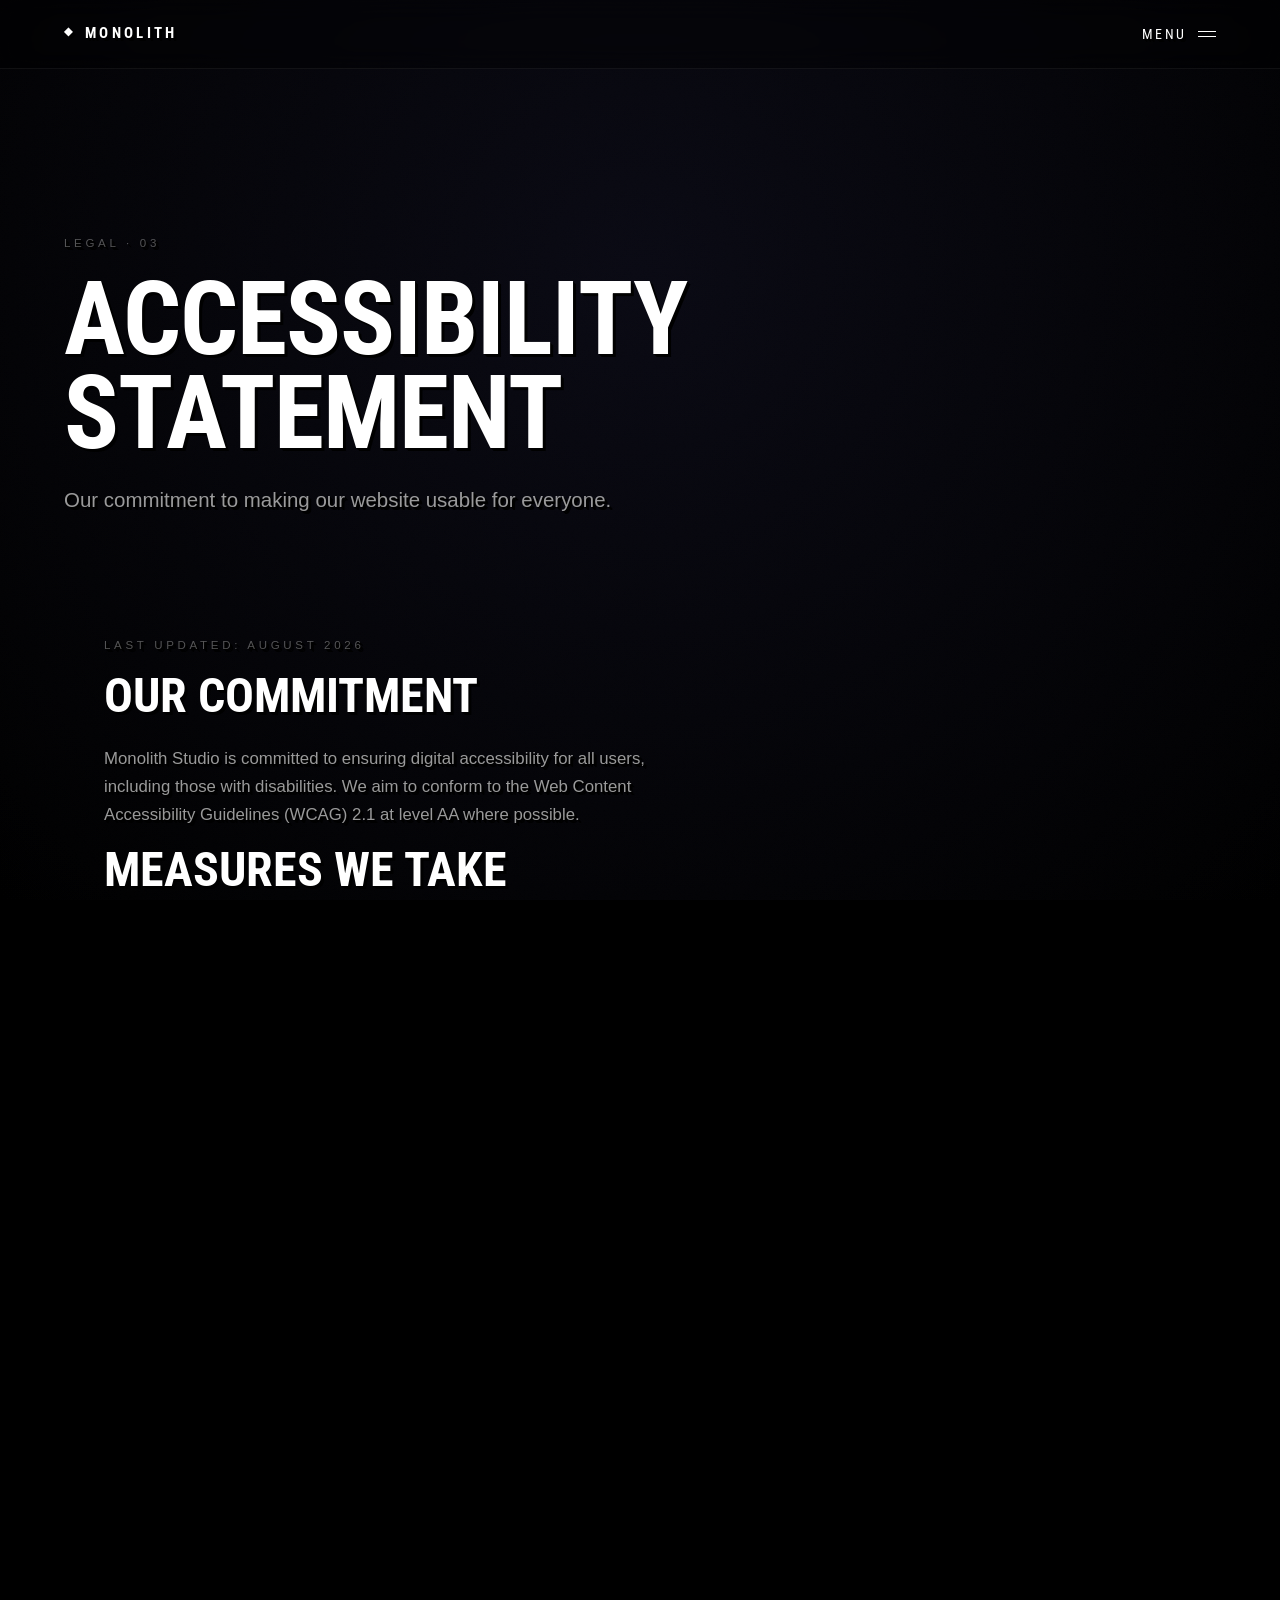
<file: accessibility.html>
<!DOCTYPE html>
<html lang="en">
<head>
<meta charset="UTF-8" />
<meta name="viewport" content="width=device-width, initial-scale=1.0" />
<link rel="icon" type="image/svg+xml" href="favicon.svg" />
<title>Accessibility — MONOLITH</title>
<link rel="preconnect" href="https://fonts.googleapis.com">
<link rel="preconnect" href="https://fonts.gstatic.com" crossorigin>
<link href="https://fonts.googleapis.com/css2?family=Roboto+Condensed:wght@400;700&display=swap" rel="stylesheet">
<link rel="stylesheet" href="styles.css?v=114" />
</head>
<body class="subpage">

<div class="subpage-bg"></div>
<div class="grain" aria-hidden="true"></div>

<header class="nav">
  <a href="index.html" class="logo">
    <span class="logo-mark">◆</span>
    <span>MONOLITH</span>
  </a>
  <button class="menu-btn" id="menuBtn" aria-label="Open menu">
    <span>Menu</span>
    <span class="menu-bars"><i></i><i></i></span>
  </button>
</header>

<div class="menu-overlay" id="menuOverlay" aria-hidden="true">
  <nav class="menu-nav">
    <a href="index.html#hero">Home</a>
    <a href="index.html#disciplines">What</a>
    <a href="index.html#work">Works</a>
    <a href="studio.html">Studio</a>
    <a href="index.html#process">How</a>
    <a href="index.html#contact">Let's Build</a>
    <a href="index.html#form">Contact Us</a>
  </nav>
  <div class="menu-foot">
    <span>studio@monolith.creative</span>
    <span>© 2026 Monolith Studio</span>
  </div>
</div>

<main>
  <section class="subpage-hero">
    <p class="subpage-eyebrow sr">Legal · 03</p>
    <h1 class="subpage-title sr">Accessibility<br/>Statement</h1>
    <p class="subpage-subtitle sr">Our commitment to making our website usable for everyone.</p>
  </section>

  <section class="studio-section">
    <p class="section-eyebrow sr">Last updated: August 2026</p>

    <h2 class="sr">Our Commitment</h2>
    <p class="sr">Monolith Studio is committed to ensuring digital accessibility for all users, including those with disabilities. We aim to conform to the Web Content Accessibility Guidelines (WCAG) 2.1 at level AA where possible.</p>

    <h2 class="sr">Measures We Take</h2>
    <p class="sr">To improve accessibility, we:</p>
    <p class="sr">— Use semantic HTML and proper heading structures throughout the site.</p>
    <p class="sr">— Provide text alternatives and aria labels for interactive elements.</p>
    <p class="sr">— Ensure sufficient colour contrast between text and background.</p>
    <p class="sr">— Support keyboard navigation for all interactive components.</p>
    <p class="sr">— Respect <code>prefers-reduced-motion</code> to minimise animations for users who prefer reduced motion.</p>
    <p class="sr">— Design responsive layouts that adapt to different screen sizes and devices.</p>

    <h2 class="sr">Known Limitations</h2>
    <p class="sr">Our website features a 3D particle animation powered by Three.js. While we provide fallbacks and reduced-motion support, some interactive 3D content may not be fully accessible to all users. If you experience difficulty, please contact us.</p>

    <h2 class="sr">Compatibility</h2>
    <p class="sr">The website is designed to work with modern browsers including Chrome, Firefox, Safari, and Edge on desktop and mobile devices.</p>

    <h2 class="sr">Feedback</h2>
    <p class="sr">If you encounter an accessibility issue or have suggestions for improvement, please email us at studio@monolith.creative. We take all feedback seriously and will make reasonable efforts to address issues promptly.</p>
  </section>
</main>

<footer class="footer">
  <span>© 2026 Monolith Studio</span>
  <span class="footer-legal">
    <a href="privacy.html">Privacy</a>
    <a href="cookies.html">Cookies</a>
    <a href="accessibility.html">Accessibility</a>
    <a href="terms.html">T&amp;Cs</a>
  </span>
</footer>

<button class="return-top" id="returnTop" aria-label="Return to top">↑</button>
<script>
(function() {
  var btn = document.getElementById('returnTop');
  window.addEventListener('scroll', function() {
    if (window.scrollY > 400) btn.classList.add('visible');
    else btn.classList.remove('visible');
  });
  btn.addEventListener('click', function() {
    window.scrollTo({ top: 0, behavior: 'smooth' });
  });
})();
</script>
<script>
var menuBtn = document.getElementById('menuBtn');
var menuOverlay = document.getElementById('menuOverlay');
menuBtn.addEventListener('click', function() {
  menuBtn.classList.toggle('open');
  menuOverlay.classList.toggle('open');
  menuOverlay.setAttribute('aria-hidden', !menuOverlay.classList.contains('open'));
});
</script>
<script>
const io = new IntersectionObserver((entries) => {
  entries.forEach(e => { if (e.isIntersecting) { e.target.classList.add("in"); io.unobserve(e.target); } });
}, { threshold: 0.12 });
document.querySelectorAll(".sr").forEach(el => io.observe(el));
</script>
</body>
</html>
</file>
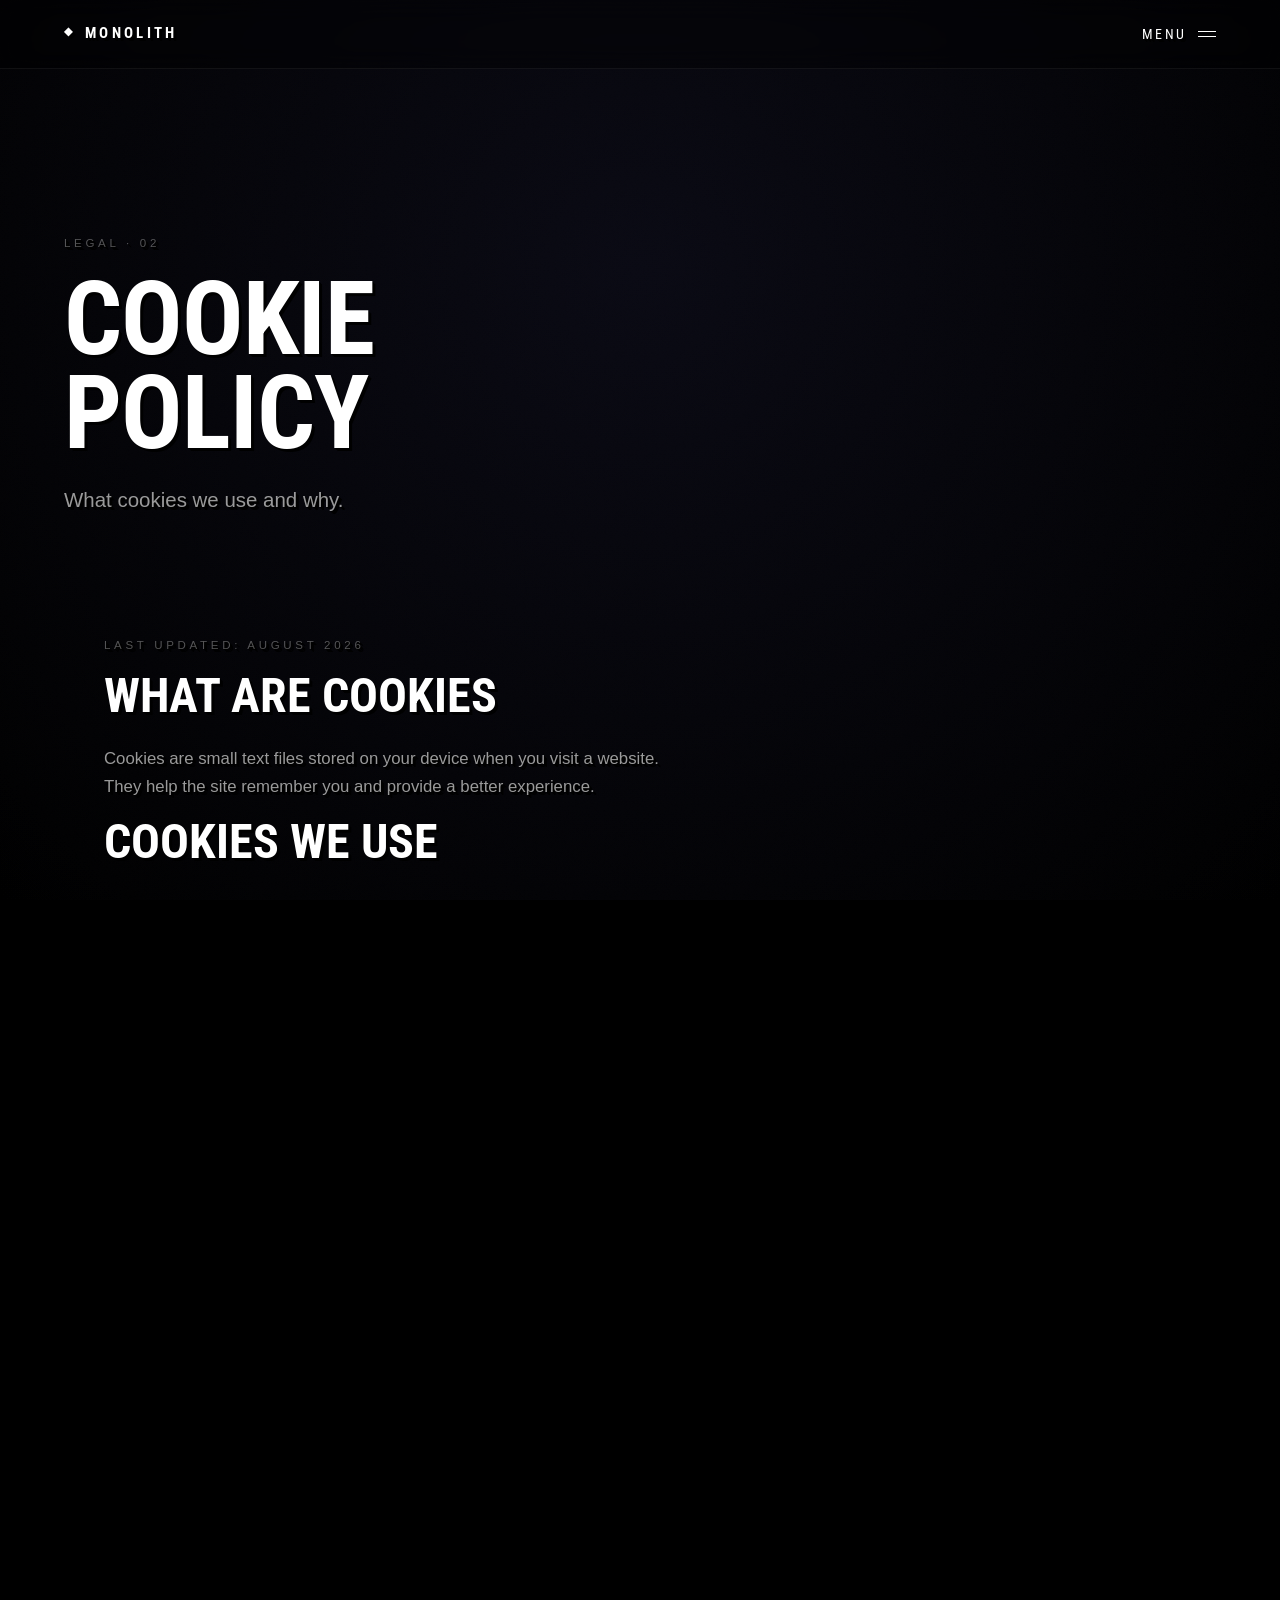
<file: cookies.html>
<!DOCTYPE html>
<html lang="en">
<head>
<meta charset="UTF-8" />
<meta name="viewport" content="width=device-width, initial-scale=1.0" />
<link rel="icon" type="image/svg+xml" href="favicon.svg" />
<title>Cookies — MONOLITH</title>
<link rel="preconnect" href="https://fonts.googleapis.com">
<link rel="preconnect" href="https://fonts.gstatic.com" crossorigin>
<link href="https://fonts.googleapis.com/css2?family=Roboto+Condensed:wght@400;700&display=swap" rel="stylesheet">
<link rel="stylesheet" href="styles.css?v=114" />
</head>
<body class="subpage">

<div class="subpage-bg"></div>
<div class="grain" aria-hidden="true"></div>

<header class="nav">
  <a href="index.html" class="logo">
    <span class="logo-mark">◆</span>
    <span>MONOLITH</span>
  </a>
  <button class="menu-btn" id="menuBtn" aria-label="Open menu">
    <span>Menu</span>
    <span class="menu-bars"><i></i><i></i></span>
  </button>
</header>

<div class="menu-overlay" id="menuOverlay" aria-hidden="true">
  <nav class="menu-nav">
    <a href="index.html#hero">Home</a>
    <a href="index.html#disciplines">What</a>
    <a href="index.html#work">Works</a>
    <a href="studio.html">Studio</a>
    <a href="index.html#process">How</a>
    <a href="index.html#contact">Let's Build</a>
    <a href="index.html#form">Contact Us</a>
  </nav>
  <div class="menu-foot">
    <span>studio@monolith.creative</span>
    <span>© 2026 Monolith Studio</span>
  </div>
</div>

<main>
  <section class="subpage-hero">
    <p class="subpage-eyebrow sr">Legal · 02</p>
    <h1 class="subpage-title sr">Cookie<br/>Policy</h1>
    <p class="subpage-subtitle sr">What cookies we use and why.</p>
  </section>

  <section class="studio-section">
    <p class="section-eyebrow sr">Last updated: August 2026</p>

    <h2 class="sr">What Are Cookies</h2>
    <p class="sr">Cookies are small text files stored on your device when you visit a website. They help the site remember you and provide a better experience.</p>

    <h2 class="sr">Cookies We Use</h2>
    <p class="sr">Our website uses the following types of cookies:</p>
    <p class="sr">— <strong>Essential cookies:</strong> Required for the website to function correctly. These cannot be disabled.</p>
    <p class="sr">— <strong>Analytics cookies:</strong> Help us understand how visitors interact with our site so we can improve it. These are anonymous and aggregate.</p>
    <p class="sr">— <strong>Preference cookies:</strong> Remember your settings and preferences for a more personalised experience.</p>

    <h2 class="sr">Third-Party Cookies</h2>
    <p class="sr">Some third-party services we use (e.g. Google Fonts, analytics providers) may set their own cookies. These are governed by the respective providers' privacy policies.</p>

    <h2 class="sr">Managing Cookies</h2>
    <p class="sr">You can control and delete cookies through your browser settings. Most browsers allow you to refuse cookies or alert you when cookies are being sent. See your browser's help documentation for details.</p>
    <p class="sr">Note that disabling cookies may affect the functionality of our website.</p>

    <h2 class="sr">Contact</h2>
    <p class="sr">For questions about our use of cookies, contact us at studio@monolith.creative.</p>
  </section>
</main>

<footer class="footer">
  <span>© 2026 Monolith Studio</span>
  <span class="footer-legal">
    <a href="privacy.html">Privacy</a>
    <a href="cookies.html">Cookies</a>
    <a href="accessibility.html">Accessibility</a>
    <a href="terms.html">T&amp;Cs</a>
  </span>
</footer>

<button class="return-top" id="returnTop" aria-label="Return to top">↑</button>
<script>
(function() {
  var btn = document.getElementById('returnTop');
  window.addEventListener('scroll', function() {
    if (window.scrollY > 400) btn.classList.add('visible');
    else btn.classList.remove('visible');
  });
  btn.addEventListener('click', function() {
    window.scrollTo({ top: 0, behavior: 'smooth' });
  });
})();
</script>
<script>
var menuBtn = document.getElementById('menuBtn');
var menuOverlay = document.getElementById('menuOverlay');
menuBtn.addEventListener('click', function() {
  menuBtn.classList.toggle('open');
  menuOverlay.classList.toggle('open');
  menuOverlay.setAttribute('aria-hidden', !menuOverlay.classList.contains('open'));
});
</script>
<script>
const io = new IntersectionObserver((entries) => {
  entries.forEach(e => { if (e.isIntersecting) { e.target.classList.add("in"); io.unobserve(e.target); } });
}, { threshold: 0.12 });
document.querySelectorAll(".sr").forEach(el => io.observe(el));
</script>
</body>
</html>
</file>
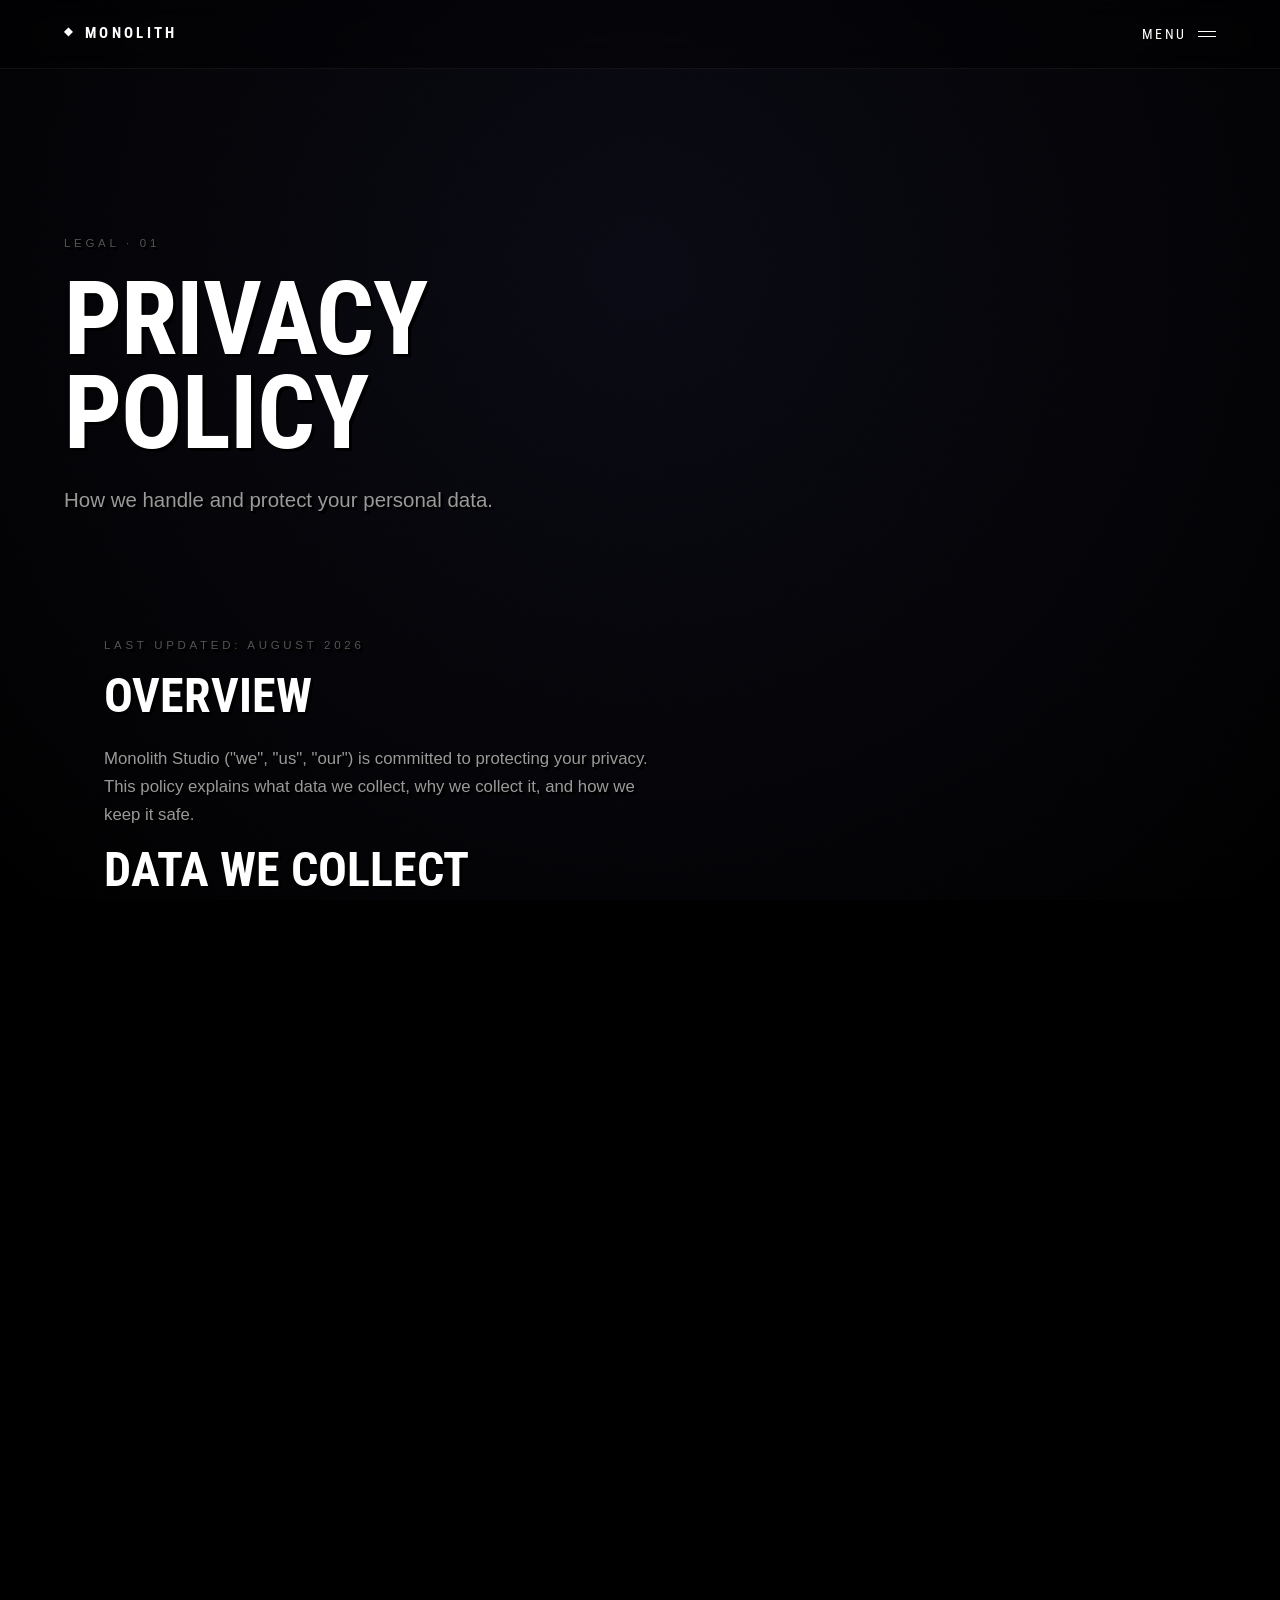
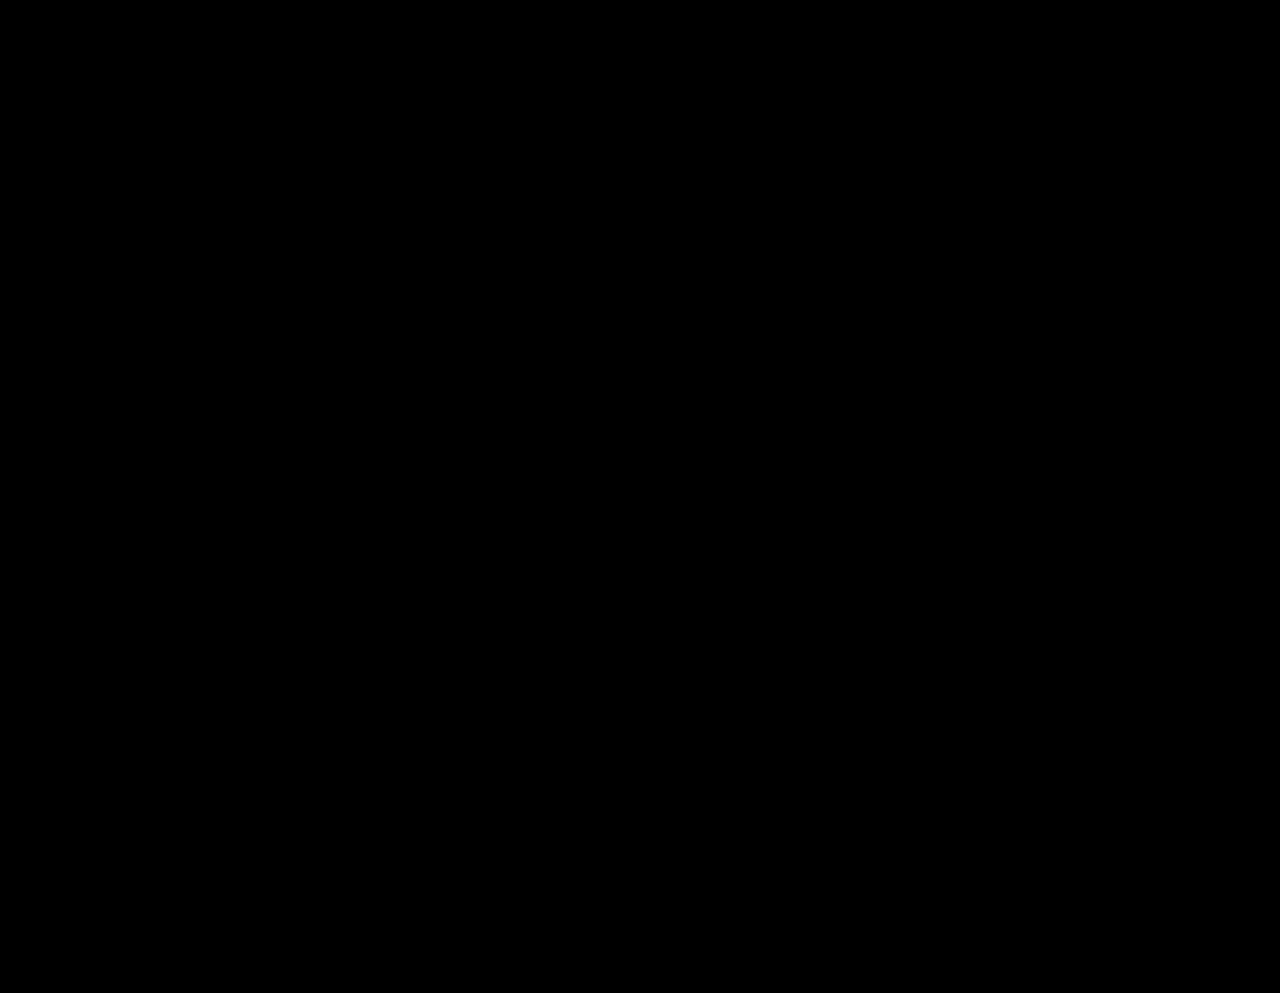
<file: privacy.html>
<!DOCTYPE html>
<html lang="en">
<head>
<meta charset="UTF-8" />
<meta name="viewport" content="width=device-width, initial-scale=1.0" />
<link rel="icon" type="image/svg+xml" href="favicon.svg" />
<title>Privacy — MONOLITH</title>
<link rel="preconnect" href="https://fonts.googleapis.com">
<link rel="preconnect" href="https://fonts.gstatic.com" crossorigin>
<link href="https://fonts.googleapis.com/css2?family=Roboto+Condensed:wght@400;700&display=swap" rel="stylesheet">
<link rel="stylesheet" href="styles.css?v=114" />
</head>
<body class="subpage">

<div class="subpage-bg"></div>
<div class="grain" aria-hidden="true"></div>

<header class="nav">
  <a href="index.html" class="logo">
    <span class="logo-mark">◆</span>
    <span>MONOLITH</span>
  </a>
  <button class="menu-btn" id="menuBtn" aria-label="Open menu">
    <span>Menu</span>
    <span class="menu-bars"><i></i><i></i></span>
  </button>
</header>

<div class="menu-overlay" id="menuOverlay" aria-hidden="true">
  <nav class="menu-nav">
    <a href="index.html#hero">Home</a>
    <a href="index.html#disciplines">What</a>
    <a href="index.html#work">Works</a>
    <a href="studio.html">Studio</a>
    <a href="index.html#process">How</a>
    <a href="index.html#contact">Let's Build</a>
    <a href="index.html#form">Contact Us</a>
  </nav>
  <div class="menu-foot">
    <span>studio@monolith.creative</span>
    <span>© 2026 Monolith Studio</span>
  </div>
</div>

<main>
  <section class="subpage-hero">
    <p class="subpage-eyebrow sr">Legal · 01</p>
    <h1 class="subpage-title sr">Privacy<br/>Policy</h1>
    <p class="subpage-subtitle sr">How we handle and protect your personal data.</p>
  </section>

  <section class="studio-section">
    <p class="section-eyebrow sr">Last updated: August 2026</p>
    <h2 class="sr">Overview</h2>
    <p class="sr">Monolith Studio ("we", "us", "our") is committed to protecting your privacy. This policy explains what data we collect, why we collect it, and how we keep it safe.</p>

    <h2 class="sr">Data We Collect</h2>
    <p class="sr">We may collect the following types of personal data:</p>
    <p class="sr">— <strong>Contact information:</strong> Name and email address when you submit our contact form.</p>
    <p class="sr">— <strong>Usage data:</strong> Anonymous analytics about how you interact with our website, including page views and session duration.</p>
    <p class="sr">— <strong>Technical data:</strong> IP address, browser type, and device information collected automatically when you visit our site.</p>

    <h2 class="sr">How We Use Your Data</h2>
    <p class="sr">We use your data to:</p>
    <p class="sr">— Respond to enquiries and project requests submitted via our contact form.</p>
    <p class="sr">— Improve our website performance and user experience through anonymous analytics.</p>
    <p class="sr">— Comply with legal obligations where applicable.</p>
    <p class="sr">We do not sell, rent, or share your personal data with third parties for marketing purposes.</p>

    <h2 class="sr">Data Storage & Security</h2>
    <p class="sr">Your data is stored securely and access is restricted to authorised personnel only. We retain personal data for as long as necessary to fulfil the purposes outlined above or as required by law.</p>

    <h2 class="sr">Your Rights</h2>
    <p class="sr">Under the GDPR and UK Data Protection Act 2018, you have the right to:</p>
    <p class="sr">— Access the personal data we hold about you.</p>
    <p class="sr">— Request correction or deletion of your data.</p>
    <p class="sr">— Object to or restrict certain processing of your data.</p>
    <p class="sr">— Withdraw consent at any time.</p>
    <p class="sr">To exercise these rights, contact us at studio@monolith.creative.</p>

    <h2 class="sr">Third-Party Services</h2>
    <p class="sr">Our website may use third-party services (e.g. analytics, fonts) that collect anonymous data. These services have their own privacy policies governing how they use that data.</p>

    <h2 class="sr">Contact</h2>
    <p class="sr">If you have questions about this policy or how we handle your data, email us at studio@monolith.creative.</p>
  </section>
</main>

<footer class="footer">
  <span>© 2026 Monolith Studio</span>
  <span class="footer-legal">
    <a href="privacy.html">Privacy</a>
    <a href="cookies.html">Cookies</a>
    <a href="accessibility.html">Accessibility</a>
    <a href="terms.html">T&amp;Cs</a>
  </span>
</footer>

<button class="return-top" id="returnTop" aria-label="Return to top">↑</button>
<script>
(function() {
  var btn = document.getElementById('returnTop');
  window.addEventListener('scroll', function() {
    if (window.scrollY > 400) btn.classList.add('visible');
    else btn.classList.remove('visible');
  });
  btn.addEventListener('click', function() {
    window.scrollTo({ top: 0, behavior: 'smooth' });
  });
})();
</script>
<script>
var menuBtn = document.getElementById('menuBtn');
var menuOverlay = document.getElementById('menuOverlay');
menuBtn.addEventListener('click', function() {
  menuBtn.classList.toggle('open');
  menuOverlay.classList.toggle('open');
  menuOverlay.setAttribute('aria-hidden', !menuOverlay.classList.contains('open'));
});
</script>
<script>
const io = new IntersectionObserver((entries) => {
  entries.forEach(e => { if (e.isIntersecting) { e.target.classList.add("in"); io.unobserve(e.target); } });
}, { threshold: 0.12 });
document.querySelectorAll(".sr").forEach(el => io.observe(el));
</script>
</body>
</html>
</file>
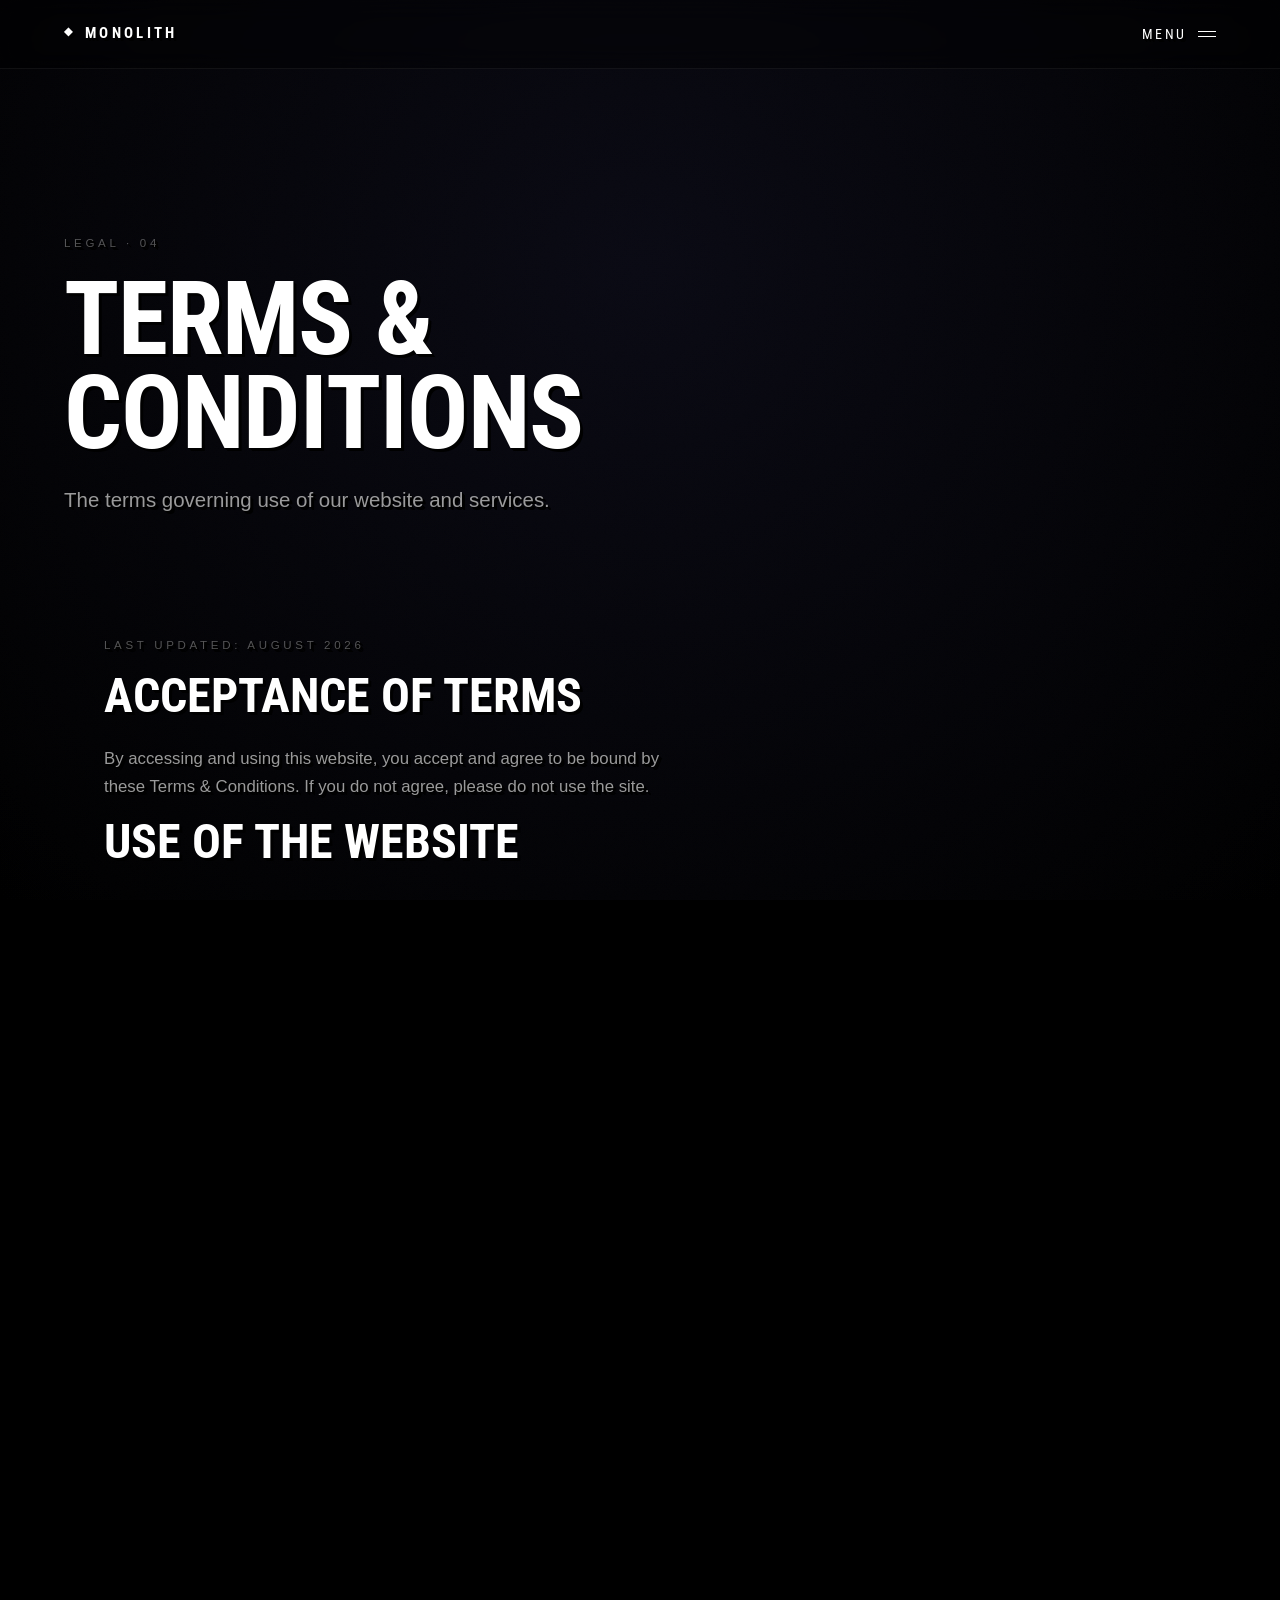
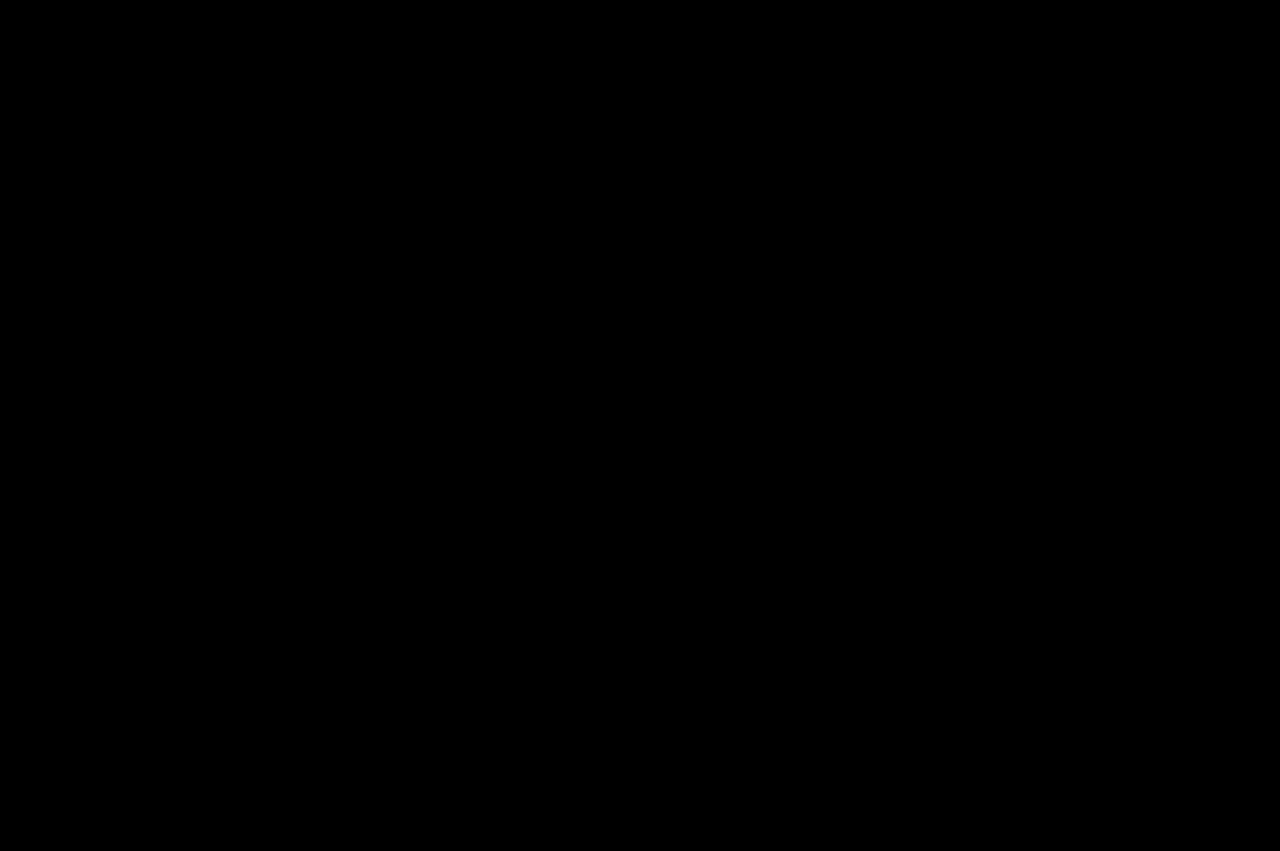
<file: terms.html>
<!DOCTYPE html>
<html lang="en">
<head>
<meta charset="UTF-8" />
<meta name="viewport" content="width=device-width, initial-scale=1.0" />
<link rel="icon" type="image/svg+xml" href="favicon.svg" />
<title>Terms &amp; Conditions — MONOLITH</title>
<link rel="preconnect" href="https://fonts.googleapis.com">
<link rel="preconnect" href="https://fonts.gstatic.com" crossorigin>
<link href="https://fonts.googleapis.com/css2?family=Roboto+Condensed:wght@400;700&display=swap" rel="stylesheet">
<link rel="stylesheet" href="styles.css?v=114" />
</head>
<body class="subpage">

<div class="subpage-bg"></div>
<div class="grain" aria-hidden="true"></div>

<header class="nav">
  <a href="index.html" class="logo">
    <span class="logo-mark">◆</span>
    <span>MONOLITH</span>
  </a>
  <button class="menu-btn" id="menuBtn" aria-label="Open menu">
    <span>Menu</span>
    <span class="menu-bars"><i></i><i></i></span>
  </button>
</header>

<div class="menu-overlay" id="menuOverlay" aria-hidden="true">
  <nav class="menu-nav">
    <a href="index.html#hero">Home</a>
    <a href="index.html#disciplines">What</a>
    <a href="index.html#work">Works</a>
    <a href="studio.html">Studio</a>
    <a href="index.html#process">How</a>
    <a href="index.html#contact">Let's Build</a>
    <a href="index.html#form">Contact Us</a>
  </nav>
  <div class="menu-foot">
    <span>studio@monolith.creative</span>
    <span>© 2026 Monolith Studio</span>
  </div>
</div>

<main>
  <section class="subpage-hero">
    <p class="subpage-eyebrow sr">Legal · 04</p>
    <h1 class="subpage-title sr">Terms &amp;<br/>Conditions</h1>
    <p class="subpage-subtitle sr">The terms governing use of our website and services.</p>
  </section>

  <section class="studio-section">
    <p class="section-eyebrow sr">Last updated: August 2026</p>

    <h2 class="sr">Acceptance of Terms</h2>
    <p class="sr">By accessing and using this website, you accept and agree to be bound by these Terms &amp; Conditions. If you do not agree, please do not use the site.</p>

    <h2 class="sr">Use of the Website</h2>
    <p class="sr">You agree to use this website for lawful purposes only. You must not:</p>
    <p class="sr">— Use the site in any way that breaches applicable laws or regulations.</p>
    <p class="sr">— Attempt to gain unauthorised access to any part of the site or its systems.</p>
    <p class="sr">— Introduce viruses, malware, or other harmful code.</p>
    <p class="sr">— Scrape, copy, or republish content without prior written consent.</p>

    <h2 class="sr">Intellectual Property</h2>
    <p class="sr">All content on this website — including text, graphics, logos, 3D animations, and code — is the property of Monolith Studio unless otherwise stated. You may not reproduce, distribute, or exploit any content without our written permission.</p>

    <h2 class="sr">Services</h2>
    <p class="sr">Any services provided by Monolith Studio are subject to separate agreements. These terms govern use of this website only.</p>

    <h2 class="sr">Third-Party Links</h2>
    <p class="sr">Our website may contain links to third-party websites. We are not responsible for the content or practices of those sites.</p>

    <h2 class="sr">Disclaimer</h2>
    <p class="sr">This website is provided "as is" without warranties of any kind. We do not guarantee uninterrupted or error-free access. Use of the site is at your own risk.</p>

    <h2 class="sr">Limitation of Liability</h2>
    <p class="sr">Monolith Studio shall not be liable for any indirect, incidental, or consequential damages arising from your use of this website.</p>

    <h2 class="sr">Changes to These Terms</h2>
    <p class="sr">We may update these terms from time to time. Continued use of the website after changes constitutes acceptance of the revised terms.</p>

    <h2 class="sr">Contact</h2>
    <p class="sr">For questions about these Terms &amp; Conditions, contact us at studio@monolith.creative.</p>
  </section>
</main>

<footer class="footer">
  <span>© 2026 Monolith Studio</span>
  <span class="footer-legal">
    <a href="privacy.html">Privacy</a>
    <a href="cookies.html">Cookies</a>
    <a href="accessibility.html">Accessibility</a>
    <a href="terms.html">T&amp;Cs</a>
  </span>
</footer>

<button class="return-top" id="returnTop" aria-label="Return to top">↑</button>
<script>
(function() {
  var btn = document.getElementById('returnTop');
  window.addEventListener('scroll', function() {
    if (window.scrollY > 400) btn.classList.add('visible');
    else btn.classList.remove('visible');
  });
  btn.addEventListener('click', function() {
    window.scrollTo({ top: 0, behavior: 'smooth' });
  });
})();
</script>
<script>
var menuBtn = document.getElementById('menuBtn');
var menuOverlay = document.getElementById('menuOverlay');
menuBtn.addEventListener('click', function() {
  menuBtn.classList.toggle('open');
  menuOverlay.classList.toggle('open');
  menuOverlay.setAttribute('aria-hidden', !menuOverlay.classList.contains('open'));
});
</script>
<script>
const io = new IntersectionObserver((entries) => {
  entries.forEach(e => { if (e.isIntersecting) { e.target.classList.add("in"); io.unobserve(e.target); } });
}, { threshold: 0.12 });
document.querySelectorAll(".sr").forEach(el => io.observe(el));
</script>
</body>
</html>
</file>
<file: styles.css>
/* ===== Reset ===== */
*, *::before, *::after { box-sizing: border-box; margin: 0; padding: 0; }

/* Embed mode — only show particles, hide everything else */
.embed-mode .nav,
.embed-mode .deck,
.embed-mode .scroll-hint,
.embed-mode .menu-overlay,
.embed-mode .footer,
.embed-mode .overlay,
.embed-mode .grain,
.embed-mode .progress-rail { display: none !important; }
.embed-mode #webgl { position: fixed; inset: 0; z-index: 0; }
.embed-mode body { overflow: hidden; }

/* Embed mode — only show particles, hide everything else */
.embed-mode .nav,
.embed-mode .deck,
.embed-mode .scroll-hint,
.embed-mode .menu-overlay,
.embed-mode .footer,
.embed-mode .overlay,
.embed-mode .grain,
.embed-mode .progress-rail { display: none !important; }
.embed-mode #webgl { position: fixed; inset: 0; z-index: 0; }
.embed-mode body { overflow: hidden; }

/* Global text shadow for readability over particles */
body, .nav, .menu-overlay, .footer, .subpage-hero, .work-grid,
.studio-section, .project-hero, .project-section, .project-nav,
.return-top, .home-btn, .menu-btn {
  text-shadow: 3px 3px 0 rgba(0,0,0,1), 2px 2px 0 rgba(0,0,0,1), 1px 1px 0 rgba(0,0,0,1);
}

:root {
  --bg: #000000;
  --ink: #ffffff;
  --ink-dim: rgba(255,255,255,0.6);
  --ink-faint: rgba(255,255,255,0.32);
  --line: rgba(255,255,255,0.12);
  --ease: cubic-bezier(0.76, 0, 0.24, 1);
  --ease-out: cubic-bezier(0.22, 1, 0.36, 1);
  --font-display: "Roboto Condensed", "Roboto Condensed Fallback", "Helvetica Neue", Helvetica, Arial, sans-serif;
  --font-body: "Helvetica Neue", Helvetica, Arial, sans-serif;
  --pad: clamp(1.25rem, 5vw, 5rem);
}

@font-face {
  font-family: "Roboto Condensed Fallback";
  src: local("Helvetica Neue") local("Arial");
  size-adjust: 92%;
  ascent-override: 95%;
  descent-override: 22%;
  line-gap-override: 0%;
}

html, body { height: 100%; max-width: 100vw; overflow-x: hidden; }

body {
  background: var(--bg);
  color: var(--ink);
  font-family: var(--font-body);
  font-weight: 400;
  line-height: 1.5;
  overflow: hidden;
  -webkit-font-smoothing: antialiased;
  text-rendering: optimizeLegibility;
}

a { color: inherit; text-decoration: none; }
button { background: none; border: 0; color: inherit; font: inherit; cursor: pointer; }

/* ===== WebGL + overlays ===== */
#webgl { position: fixed; inset: 0; z-index: 0; }
#webgl canvas { display: block; }

.overlay {
  position: fixed; inset: 0; z-index: 1;
  pointer-events: none;
  background:
    radial-gradient(120% 80% at 50% 120%, rgba(0,0,0,0.85), transparent 60%),
    radial-gradient(100% 60% at 50% 0%, rgba(0,0,0,0.5), transparent 70%);
}
.grain {
  position: fixed; inset: 0; z-index: 2;
  pointer-events: none;
  opacity: 0.05;
  mix-blend-mode: overlay;
  background-image: url("data:image/svg+xml;utf8,<svg xmlns='http://www.w3.org/2000/svg' width='160' height='160'><filter id='n'><feTurbulence type='fractalNoise' baseFrequency='0.9' numOctaves='2' stitchTiles='stitch'/></filter><rect width='100%' height='100%' filter='url(%23n)' opacity='0.6'/></svg>");
}

/* ===== Nav ===== */
.nav {
  position: fixed; top: 0; left: 0; right: 0;
  z-index: 50;
  display: flex; align-items: center; justify-content: space-between;
  padding: 1.4rem var(--pad);
  background: rgba(0,0,0,0.35);
  backdrop-filter: blur(12px);
  -webkit-backdrop-filter: blur(12px);
  border-bottom: 1px solid rgba(255,255,255,0.06);
}
.logo {
  display: flex; align-items: center; gap: .6rem;
  font-family: var(--font-display);
  font-weight: 700;
  letter-spacing: 0.22em;
  font-size: 0.95rem;
}
.logo-mark {
  display: inline-block;
  font-size: 0.7rem;
  transform: translateY(-1px);
  animation: spin 9s linear infinite;
}
@keyframes spin { to { transform: rotate(360deg) translateY(-1px); } }

.menu-btn {
  display: flex; align-items: center; gap: .7rem;
  font-family: var(--font-display);
  font-weight: 400;
  letter-spacing: 0.18em;
  font-size: 0.85rem;
  text-transform: uppercase;
  color: var(--ink);
}
.menu-bars { display: flex; flex-direction: column; gap: 4px; width: 18px; }
.menu-bars i {
  display: block; height: 1px; width: 100%; background: var(--ink);
  transition: transform .4s var(--ease), opacity .3s var(--ease);
}
.menu-btn.open .menu-bars i:nth-child(1) { transform: translateY(2.5px) rotate(45deg); }
.menu-btn.open .menu-bars i:nth-child(2) { transform: translateY(-2.5px) rotate(-45deg); }

/* ===== Right rail ===== */
.rail {
  position: fixed; right: var(--pad); top: 50%;
  transform: translateY(-50%);
  z-index: 40;
  display: flex; flex-direction: column; align-items: center;
  gap: .9rem;
}
.rail-track {
  position: relative; width: 1px; height: clamp(120px, 28vh, 280px);
  background: var(--line);
}
.rail-fill {
  position: absolute; top: 0; left: 0; width: 100%;
  height: 0%; background: var(--ink);
  transition: height .8s var(--ease);
}
.rail-dots { display: flex; flex-direction: column; gap: .55rem; align-items: center; }
.rail-dot {
  width: 5px; height: 5px; border-radius: 50%;
  background: transparent; border: 1px solid var(--ink-faint);
  transition: all .4s var(--ease);
}
.rail-dot.active {
  background: var(--ink); border-color: var(--ink);
  transform: scale(1.4);
}
@media (max-width: 720px) { .rail { display: none; } }

/* ===== Deck / slides ===== */
.deck { position: fixed; inset: 0; z-index: 10; height: 100dvh; }
.slide {
  position: absolute; inset: 0;
  display: flex; align-items: flex-end;
  padding: 0 var(--pad) clamp(5rem, 12vh, 9rem);
  opacity: 0;
  visibility: hidden;
  pointer-events: none;
  transition: opacity .9s var(--ease), visibility .9s;
}
.slide.active {
  opacity: 1; visibility: visible; pointer-events: auto;
}
.slide-inner {
  width: 100%;
  max-width: 1500px; margin: 0 auto;
  display: grid;
  grid-template-columns: repeat(12, 1fr);
  gap: clamp(1rem, 2vw, 1.6rem);
  align-items: end;
}
.eyebrow {
  grid-column: 1 / -1;
  font-family: var(--font-body);
  font-size: 0.72rem;
  letter-spacing: 0.32em;
  text-transform: uppercase;
  color: var(--ink-faint);
  margin-bottom: 1.4rem;
  opacity: 0; transform: translateY(20px);
  transition: opacity .8s var(--ease-out) .15s, transform .8s var(--ease-out) .15s;
  text-shadow: 3px 3px 0 rgba(0,0,0,1), 2px 2px 0 rgba(0,0,0,1), 1px 1px 0 rgba(0,0,0,1);
  text-shadow: 3px 3px 0 rgba(0,0,0,1), 2px 2px 0 rgba(0,0,0,1), 1px 1px 0 rgba(0,0,0,1);
}
.headline {
  grid-column: 1 / span 8;
  font-family: var(--font-display);
  font-weight: 700;
  font-size: clamp(2.6rem, 8.5vw, 7.5rem);
  line-height: 0.92;
  letter-spacing: -0.01em;
  text-transform: uppercase;
  text-shadow: 4px 4px 0 rgba(0,0,0,1), 3px 3px 0 rgba(0,0,0,1), 2px 2px 0 rgba(0,0,0,1), 1px 1px 0 rgba(0,0,0,1);
  text-shadow: 4px 4px 0 rgba(0,0,0,1), 3px 3px 0 rgba(0,0,0,1), 2px 2px 0 rgba(0,0,0,1), 1px 1px 0 rgba(0,0,0,1);
}
@media (max-width: 900px) { .headline { grid-column: 1 / -1; } }

.headline .line {
  display: block;
  overflow: hidden;
  padding-bottom: 0.04em;
}
.headline .line > span {
  display: block;
  transform: translateY(110%);
  transition: transform 1s var(--ease);
}
.slide.active .headline .line > span { transform: translateY(0); }
.slide.active .headline .line:nth-child(1) > span { transition-delay: .25s; }
.slide.active .headline .line:nth-child(2) > span { transition-delay: .38s; }
.slide.active .headline .line:nth-child(3) > span { transition-delay: .51s; }

.slide-body {
  grid-column: 9 / span 4;
  display: flex; flex-direction: column; gap: 1.6rem;
  opacity: 0; transform: translateY(30px);
  transition: opacity .9s var(--ease-out) .5s, transform .9s var(--ease-out) .5s;
}
@media (max-width: 900px) {
  .slide-inner { 
    grid-template-columns: 1fr;
  }
  .slide-body { grid-column: 1; gap: 0.4rem; }
  .slide { align-items: flex-end; }
  .lede { font-size: 0.82rem; line-height: 1.35; max-width: 100%; }
  .eyebrow { font-size: 0.62rem; margin-bottom: 0.4rem; letter-spacing: 0.2em; }
  .headline { font-size: clamp(1.8rem, 10vw, 3.2rem); }
  .slide.active .slide-body { gap: 0.5rem; }
  .cta { font-size: 0.78rem; padding: 0.5rem 0.9rem; }
  .contact-mail { font-size: clamp(1rem, 5.5vw, 1.5rem); }
  .socials { font-size: 0.78rem; gap: 1rem; }
  .carousel-track { gap: 0.5rem; }
  .carousel .card { min-width: 140px; padding: 0.5rem; }
  .carousel .card h3 { font-size: 0.7rem; }
  .carousel .card p { font-size: 0.6rem; line-height: 1.3; }
  .carousel-nav button { font-size: 0.6rem; padding: 0.2rem 0.5rem; }
  .carousel { display: none; }
}
.slide.active .eyebrow,
.slide.active .slide-body { opacity: 1; transform: translateY(0); }

.lede {
  font-size: clamp(0.95rem, 1.4vw, 1.15rem);
  color: var(--ink-dim);
  line-height: 1.55;
  max-width: 38ch;
  text-shadow: 3px 3px 0 rgba(0,0,0,1), 2px 2px 0 rgba(0,0,0,1), 1px 1px 0 rgba(0,0,0,1);
  text-shadow: 3px 3px 0 rgba(0,0,0,1), 2px 2px 0 rgba(0,0,0,1), 1px 1px 0 rgba(0,0,0,1);
}

/* ===== Project preview slides ===== */
.project-preview {
  display: flex;
  align-items: center;
  justify-content: center;
  padding-top: 10vh;
  padding-top: 10vh;
}
.project-preview-link {
  position: relative;
  display: block;
  width: 70vw;
  height: 70vh;
  max-width: 100vw;
  border-radius: 12px;
  overflow: hidden;
  border: 1px solid rgba(255,255,255,0.12);
  box-shadow: 0 20px 60px rgba(0,0,0,0.5), 0 8px 24px rgba(0,0,0,0.3);
  opacity: 0;
  transform: translateX(100vw);
  transition: transform 1.2s var(--ease-out), box-shadow .5s var(--ease), border-color .5s var(--ease), opacity .6s var(--ease-out);
}
.project-preview.enter-from-left .project-preview-link {
  opacity: 0;
  transform: translateX(-100vw);
  transition: none;
}
.project-preview.enter-from-right .project-preview-link {
  opacity: 0;
  transform: translateX(100vw);
  transition: none;
}
.project-preview.active .project-preview-link {
  opacity: 1;
  transform: translateX(0);
  transition: transform 1.2s var(--ease-out), box-shadow .5s var(--ease), border-color .5s var(--ease), opacity .6s var(--ease-out);
}
.project-preview.exit-left .project-preview-link {
  opacity: 0;
  transform: translateX(-100vw);
  transition: transform 1.6s var(--ease-out), opacity 1.6s var(--ease-out);
}
.project-preview.exit-right .project-preview-link {
  opacity: 0;
  transform: translateX(100vw);
  transition: transform 1.6s var(--ease-out), opacity 1.6s var(--ease-out);
}
.project-preview-link:hover {
  transform: translateY(-6px) scale(1.02);
  border-color: rgba(255,255,255,0.3);
  box-shadow: 0 30px 80px rgba(0,0,0,0.6), 0 12px 32px rgba(0,0,0,0.4);
}
.project-preview-iframe {
  position: absolute;
  top: 0; left: 0;
  width: 200%;
  height: 200%;
  border: 0;
  pointer-events: none;
  transform: scale(0.5);
  transform-origin: top left;
  z-index: 2;
}
.project-preview-placeholder {
  position: absolute;
  top: 0; left: 0;
  width: 100%; height: 100%;
  background-size: cover;
  background-position: center;
  z-index: 1;
  transition: opacity 0.6s ease;
}
.project-preview.loaded .project-preview-placeholder {
  opacity: 0;
}
.project-preview-overlay {
  position: absolute;
  top: 0; left: 0;
  width: 100%; height: 100%;
  z-index: 3;
  cursor: pointer;
}
.project-preview.clicked .project-preview-overlay {
  pointer-events: none;
}
.project-preview.clicked .project-preview-iframe {
  pointer-events: auto;
}

.project-preview-label {
  position: absolute;
  bottom: clamp(2rem, 6vh, 4rem);
  right: var(--pad);
  z-index: 5;
  font-family: var(--font-display);
  font-weight: 700;
  font-size: clamp(1.5rem, 3vw, 2.5rem);
  letter-spacing: 0.02em;
  color: var(--ink);
  text-transform: uppercase;
  opacity: 0;
  transform: translateY(20px);
  transition: opacity .6s var(--ease-out) .3s, transform .6s var(--ease-out) .3s;
  display: flex;
  flex-direction: column;
  align-items: flex-end;
}
.project-preview.active .project-preview-label {
  opacity: 1;
  transform: translateY(0);
}
.project-preview-label span {
  font-size: 0.7em;
  margin-left: 0.5rem;
  opacity: 0.6;
}
.project-preview-btn {
  display: inline-block;
  margin-top: 0.6rem;
  margin-left: 0 !important;
  padding: 0.5rem 1.4rem;
  font-family: var(--font-display);
  font-weight: 400;
  font-size: 0.55em;
  letter-spacing: 0.18em;
  text-transform: uppercase;
  color: var(--ink);
  background: rgba(255,255,255,0.08);
  border: 1px solid rgba(255,255,255,0.2);
  border-radius: 4px;
  opacity: 0.8;
  transition: background .3s var(--ease), border-color .3s var(--ease), opacity .3s var(--ease);
}
.project-preview-btn:hover {
  background: rgba(255,255,255,0.15);
  border-color: rgba(255,255,255,0.4);
  opacity: 1;
}

/* ===== CTA ===== */
.cta {
  display: inline-flex; align-items: center; gap: .6rem;
  font-family: var(--font-display);
  font-weight: 700;
  letter-spacing: 0.12em;
  text-transform: uppercase;
  font-size: 0.85rem;
  padding-bottom: .25rem;
  border-bottom: 1px solid var(--ink);
  align-self: flex-start;
  transition: gap .3s var(--ease);
  text-shadow: 3px 3px 0 rgba(0,0,0,1), 2px 2px 0 rgba(0,0,0,1), 1px 1px 0 rgba(0,0,0,1);
  text-shadow: 3px 3px 0 rgba(0,0,0,1), 2px 2px 0 rgba(0,0,0,1), 1px 1px 0 rgba(0,0,0,1);
}
.cta span { transition: transform .3s var(--ease); }
.cta:hover { gap: 1rem; }
.cta:hover span { transform: translateX(4px); }

/* ===== Contact slide ===== */
.contact-body { gap: 1.6rem; }

/* Form slide */
.form-slide-inner {
  align-items: center;
  justify-content: center;
  max-width: 600px;
}
.form-slide-inner .eyebrow {
  text-align: center;
  margin-bottom: 1rem;
}
.form-success {
  max-width: none !important;
  width: 100%;
  text-align: center;
  align-self: center;
}
.contact-form {
  display: flex;
  flex-direction: column;
  gap: 0;
  width: 100%;
}
.form-row {
  display: flex;
  gap: 0;
}
.form-row input { flex: 1; }
.form-row input:first-child {
  border-right: 1px solid rgba(255,255,255,0.15);
}
.contact-form input,
.contact-form textarea {
  font-family: var(--font-body);
  font-size: 0.9rem;
  padding: 1rem 0.5rem;
  background: transparent;
  border: none;
  border-bottom: 1px solid rgba(255,255,255,0.2);
  border-radius: 0;
  color: var(--ink);
  outline: none;
  transition: border-color .3s var(--ease);
}
.contact-form input::placeholder,
.contact-form textarea::placeholder {
  color: var(--ink-faint);
  text-transform: uppercase;
  letter-spacing: 0.12em;
  font-size: 0.72rem;
}
.contact-form input:focus,
.contact-form textarea:focus {
  border-bottom-color: rgba(255,255,255,0.6);
}
.contact-form textarea {
  resize: vertical;
  min-height: 80px;
  font-family: var(--font-body);
}
.contact-form button[type="submit"] {
  align-self: flex-start;
  cursor: pointer;
  border: none;
  background: none;
  margin-top: 1.5rem;
  font-family: inherit;
}
@media (max-width: 900px) {
  .form-row { flex-direction: column; gap: 0; }
  .form-row input:first-child { border-right: none; border-bottom: 1px solid rgba(255,255,255,0.2); }
}
.contact-mail {
  font-family: var(--font-display);
  font-weight: 700;
  font-size: clamp(1.3rem, 3.5vw, 2.4rem);
  letter-spacing: 0.01em;
  display: inline-flex; align-items: center; gap: .7rem;
  align-self: flex-start;
  text-shadow: 3px 3px 0 rgba(0,0,0,1), 2px 2px 0 rgba(0,0,0,1), 1px 1px 0 rgba(0,0,0,1);
  text-shadow: 3px 3px 0 rgba(0,0,0,1), 2px 2px 0 rgba(0,0,0,1), 1px 1px 0 rgba(0,0,0,1);
}
.contact-mail span { transition: transform .4s var(--ease); }
.contact-mail:hover span { transform: translateX(12px); }
.socials { display: flex; gap: 1.6rem; flex-wrap: wrap; color: var(--ink-faint); font-size: 0.9rem; }
.socials a { transition: color .3s var(--ease); }
.socials a:hover { color: var(--ink); }

/* ===== Scroll hint ===== */
.scroll-hint {
  position: fixed; bottom: 1.4rem; left: 50%;
  transform: translateX(-50%);
  z-index: 40;
  display: flex; flex-direction: column; align-items: center; gap: .6rem;
  font-family: var(--font-display);
  font-size: 0.62rem; letter-spacing: 0.32em; text-transform: uppercase;
  color: var(--ink-faint);
  transition: opacity .5s var(--ease);
}
.scroll-hint.hidden { opacity: 0; }
.scroll-line {
  width: 1px; height: 42px; position: relative; overflow: hidden;
  background: var(--line);
}
.scroll-line i {
  position: absolute; top: -50%; left: 0; width: 100%; height: 50%;
  background: var(--ink);
  animation: scrollDot 2.2s var(--ease) infinite;
}
@keyframes scrollDot { 0% { top: -50%; } 100% { top: 100%; } }

/* ===== Menu overlay ===== */
.menu-overlay {
  position: fixed; inset: 0; z-index: 60;
  background: #000;
  display: flex; flex-direction: column; justify-content: center;
  padding: var(--pad);
  opacity: 0; visibility: hidden;
  transition: opacity .5s var(--ease), visibility .5s;
}
.menu-overlay.open { opacity: 1; visibility: visible; }
.menu-nav { display: flex; flex-direction: column; gap: clamp(.6rem, 2vh, 1.4rem); }
.menu-nav a {
  font-family: var(--font-display);
  font-weight: 700;
  font-size: clamp(2.4rem, 9vw, 6rem);
  line-height: 1;
  text-transform: uppercase;
  letter-spacing: -0.01em;
  color: var(--ink-dim);
  overflow: hidden;
  transition: color .3s var(--ease), transform .4s var(--ease);
  transform: translateY(40px);
  opacity: 0;
}
.menu-overlay.open .menu-nav a {
  transform: translateY(0); opacity: 1;
  transition: color .3s, transform .6s var(--ease), opacity .6s var(--ease);
}
.menu-overlay.open .menu-nav a:nth-child(1) { transition-delay: .1s; }
.menu-overlay.open .menu-nav a:nth-child(2) { transition-delay: .16s; }
.menu-overlay.open .menu-nav a:nth-child(3) { transition-delay: .22s; }
.menu-overlay.open .menu-nav a:nth-child(4) { transition-delay: .28s; }
.menu-overlay.open .menu-nav a:nth-child(5) { transition-delay: .34s; }
.menu-nav a:hover { color: var(--ink); transform: translateX(20px); }
.menu-foot {
  margin-top: 3rem;
  display: flex; justify-content: space-between;
  color: var(--ink-faint); font-size: 0.8rem;
  flex-wrap: wrap; gap: 1rem;
}

/* ===== Footer ===== */
.footer {
  position: fixed; bottom: 0; left: 0; right: 0;
  z-index: 30;
  display: flex; justify-content: space-between;
  padding: 1rem var(--pad);
  font-size: 0.72rem; letter-spacing: 0.08em;
  color: var(--ink-faint);
  pointer-events: none;
}
.footer span:first-child { padding-left: 0; }
.footer-legal {
  display: flex;
  gap: 1.2rem;
  pointer-events: auto;
}
.footer-legal a {
  color: var(--ink-faint);
  text-decoration: none;
  transition: color .3s var(--ease);
}
.footer-legal a:hover {
  color: var(--ink);
}
@media (max-width: 720px) {
  .footer { font-size: 0.65rem; padding: .8rem 1.25rem; flex-wrap: wrap; gap: .5rem; }
  .footer-legal { gap: .8rem; }
  .scroll-hint { display: none; }
  .nav { padding: 1rem 1.25rem; }
  .project-preview { padding-top: 8dvh; }
  .project-preview-link {
    width: 92vw;
    height: 65dvh;
    max-width: 100vw;
  }
  .project-preview-iframe {
    width: 200%;
    height: 200%;
  }
  .slide {
    padding: 0 1.25rem clamp(4rem, 10dvh, 6rem);
  }
  .subpage-hero { padding: 5rem 1.25rem 1.5rem; min-height: 50dvh; }
  .project-hero { padding: 6rem 1.25rem 2rem; min-height: 60dvh; }
  .project-section { padding: 3rem 1.25rem; }
  .studio-section { padding: 4rem 1.25rem; }
  .work-grid { padding: 2rem 1.25rem; }
  .project-nav { padding: 3rem 1.25rem; }
  .home-btn { top: 4.5rem; right: 1rem; }
  .return-top { bottom: 4rem; right: 1rem; width: 3rem; height: 3rem; }
}

/* ========================================================
   SUBPAGE STYLES — work, studio, project pages
   ======================================================== */

/* Subpage nav (simpler than home nav) */
.subpage .nav { position: fixed; }
.subpage .nav-links {
  display: flex; align-items: center; gap: 2rem;
  font-family: var(--font-display);
  font-size: 0.82rem; letter-spacing: 0.16em; text-transform: uppercase;
  color: var(--ink-dim);
}
.subpage .nav-links a { transition: color .3s var(--ease); }
.subpage .nav-links a:hover { color: var(--ink); }
.subpage .nav-links .nav-back {
  display: flex; align-items: center; gap: .5rem;
  color: var(--ink); border: 1px solid var(--line);
  padding: .5rem 1rem; border-radius: 999px;
  transition: background .3s var(--ease);
}
.subpage .nav-links .nav-back:hover { background: rgba(255,255,255,0.06); }

/* Sticky Home button on project pages */
.home-btn {
  position: fixed;
  top: 5.5rem;
  right: 2rem;
  z-index: 45;
  display: inline-flex;
  align-items: center;
  gap: 0.4rem;
  padding: 0.6rem 1.4rem;
  font-family: var(--font-display);
  font-size: 0.85rem;
  font-weight: 400;
  letter-spacing: 0.14em;
  text-transform: uppercase;
  color: var(--ink);
  background: rgba(0,0,0,0.2);
  border: 1px solid rgba(255,255,255,0.15);
  border-radius: 4px;
  text-decoration: none;
  backdrop-filter: blur(8px);
  -webkit-backdrop-filter: blur(8px);
  transition: background .3s var(--ease), border-color .3s var(--ease);
}
.home-btn:hover {
  background: rgba(255,255,255,0.12);
  border-color: rgba(255,255,255,0.4);
}
#previewBtn {
  padding: 1.2rem 2.7rem;
  font-size: 1.5rem;
  letter-spacing: 0.18em;
}
#previewBtn {
  padding: 0.6rem 1.4rem;
  font-size: 0.85rem;
  letter-spacing: 0.14em;
}
@media (max-width: 720px) {
  .subpage .nav-links { gap: 1rem; font-size: 0.72rem; }
  .subpage .nav-links a:not(.nav-back) { display: none; }
}

/* Subpage body — normal scroll */
body.subpage { overflow: auto; overflow-x: hidden; max-width: 100vw; }
body.subpage .subpage-bg {
  position: fixed; inset: 0; z-index: 0;
  background: radial-gradient(circle at 50% 30%, #0a0a14, #000);
}

/* Return to top button */
.return-top {
  position: fixed;
  bottom: 5rem;
  right: 2rem;
  z-index: 100;
  width: 3.5rem;
  height: 3.5rem;
  border: 1px solid rgba(255,255,255,0.3);
  border-radius: 50%;
  background: rgba(255,255,255,0.08);
  backdrop-filter: blur(8px);
  color: var(--ink);
  font-size: 1.4rem;
  display: flex;
  align-items: center;
  justify-content: center;
  cursor: pointer;
  opacity: 0;
  pointer-events: none;
  transition: opacity .3s var(--ease), background .3s var(--ease), border-color .3s var(--ease), transform .3s var(--ease);
}
.return-top.visible {
  opacity: 1;
  pointer-events: auto;
}
.return-top:hover {
  background: rgba(255,255,255,0.2);
  border-color: rgba(255,255,255,0.6);
  transform: translateY(-3px);
}

/* Return to top button */
.return-top {
  position: fixed;
  bottom: 5rem;
  right: 2rem;
  z-index: 100;
  width: 3.5rem;
  height: 3.5rem;
  border: 1px solid rgba(255,255,255,0.3);
  border-radius: 50%;
  background: rgba(255,255,255,0.08);
  backdrop-filter: blur(8px);
  color: var(--ink);
  font-size: 1.4rem;
  display: flex;
  align-items: center;
  justify-content: center;
  cursor: pointer;
  opacity: 0;
  pointer-events: none;
  transition: opacity .3s var(--ease), background .3s var(--ease), border-color .3s var(--ease), transform .3s var(--ease);
}
.return-top.visible {
  opacity: 1;
  pointer-events: auto;
}
.return-top:hover {
  background: rgba(255,255,255,0.2);
  border-color: rgba(255,255,255,0.6);
  transform: translateY(-3px);
}
body.subpage .grain { z-index: 1; }
body.subpage main { position: relative; z-index: 5; }
body.subpage .footer {
  position: relative; padding: 3rem var(--pad);
  border-top: 1px solid var(--line);
  pointer-events: auto;
}

/* Subpage hero */
.subpage-hero {
  min-height: 60dvh;
  display: flex; flex-direction: column; justify-content: flex-end;
  padding: 5rem var(--pad) 1.5rem;
  position: relative;
}
.subpage-hero .hero-canvas {
  position: absolute; inset: 0; z-index: 0;
  background: #000;
}
.page-bg-canvas {
  position: fixed; inset: 0; z-index: 0;
  background: #020208;
  pointer-events: none;
}
.page-bg-canvas canvas {
  display: block;
  width: 100% !important;
  height: 100% !important;
}
.subpage-hero .hero-canvas canvas {
  display: block;
  width: 100% !important;
  height: 100% !important;
}
.subpage-hero #heroCanvas canvas {
  display: block;
  width: 100% !important;
  height: 100% !important;
}
.hero-particles-canvas canvas {
  display: block;
  width: 100% !important;
  height: 100% !important;
}
.page-particles-iframe {
  position: fixed; inset: 0; z-index: 0;
  width: 100%; height: 100%;
  border: none; pointer-events: none;
  opacity: 0.5;
}
.subpage-hero .hero-particles {
  position: absolute; inset: 0; z-index: 0;
  width: 100%; height: 100%;
  border: none; pointer-events: none;
  opacity: 0.5;
}
.subpage-hero .subpage-eyebrow,
.subpage-hero .subpage-title,
.subpage-hero .subpage-subtitle {
  position: relative; z-index: 2;
}
.subpage-hero .hero-particles {
  position: absolute; inset: 0; z-index: 0;
  width: 100%; height: 100%;
  border: none; pointer-events: none;
  opacity: 0.5;
}
.subpage-hero .subpage-eyebrow,
.subpage-hero .subpage-title,
.subpage-hero .subpage-subtitle {
  position: relative; z-index: 2;
}
.subpage-eyebrow {
  font-size: 0.72rem; letter-spacing: 0.32em; text-transform: uppercase;
  color: var(--ink-faint); margin-bottom: 1.2rem;
}
.subpage-title {
  font-family: var(--font-display); font-weight: 700;
  font-size: clamp(2.5rem, 8vw, 7rem); line-height: 0.92;
  letter-spacing: -0.01em; text-transform: uppercase;
  margin-bottom: 1.5rem;
}
.subpage-subtitle {
  font-size: clamp(1rem, 1.6vw, 1.3rem); color: var(--ink-dim);
  max-width: 50ch; line-height: 1.55;
}

/* ===== Work archive page ===== */
.work-grid {
  display: grid; grid-template-columns: repeat(2, 1fr);
  gap: 1.5rem; padding: 4rem var(--pad);
  max-width: 1400px; margin: 0 auto;
}
@media (max-width: 720px) { .work-grid { grid-template-columns: 1fr; } }
.work-item {
  position: relative; display: block;
  border: 1px solid var(--line);
  background: rgba(255,255,255,0.02);
  overflow: hidden;
  transition: border-color .4s var(--ease), transform .4s var(--ease);
}
.work-item:hover { border-color: rgba(255,255,255,0.3); transform: translateY(-4px); }
.work-thumb {
  aspect-ratio: 16 / 10;
  position: relative; overflow: hidden;
  border-bottom: 1px solid var(--line);
  background-size: cover;
  background-position: top center;
}
.work-thumb[data-thumb="sun"]     { background-image: url('thumbs/lumen.webp'); }
.work-thumb[data-thumb="cloud"]   { background-image: url('thumbs/strata.webp'); }
.work-thumb[data-thumb="wave"]    { background-image: url('thumbs/wavelength.webp'); }
.work-thumb[data-thumb="paths"]   { background-image: url('thumbs/latitude.webp'); }
.work-thumb[data-thumb="threads"] { background-image: url('thumbs/threadwork.webp'); }
.work-thumb[data-thumb="pulse"]   { background-image: url('thumbs/pulse.webp'); }
.work-thumb-glyph { display: none; }
.work-thumb .thumb-iframe {
  position: absolute; top: 0; left: 0;
  width: 100%; height: 100%;
  border: 0;
  pointer-events: none;
  opacity: 0;
  transition: opacity .4s var(--ease);
  z-index: 3;
}
.work-item:hover .work-thumb .thumb-iframe { opacity: 1; }
.work-item-meta {
  padding: 1.5rem 1.6rem;
  background: rgba(0,0,0,0.4);
  backdrop-filter: blur(12px);
  -webkit-backdrop-filter: blur(12px);
}
.work-item-meta h3 {
  font-family: var(--font-display); font-weight: 700;
  font-size: 1.5rem; margin-bottom: .3rem;
}
.work-item-meta p { color: var(--ink-faint); font-size: 0.85rem; }
.work-item-meta .work-tags {
  display: flex; gap: .6rem; margin-top: .8rem;
  flex-wrap: wrap;
}
.work-item-meta .work-tag {
  font-size: 0.68rem; letter-spacing: 0.12em; text-transform: uppercase;
  padding: .25rem .6rem; border: 1px solid var(--line); border-radius: 999px;
  color: var(--ink-dim);
}

/* ===== Studio page ===== */
.studio-section {
  padding: 6rem var(--pad);
  max-width: 1200px; margin: 0 auto;
}
.studio-section .section-eyebrow,
.studio-section h2,
.studio-section p,
.studio-stat .num,
.studio-stat .label,
.team-card h4,
.team-card .role,
.team-card p,
.award-year,
.award-name,
.award-cat {
  text-shadow: 3px 3px 0 rgba(0,0,0,1), 2px 2px 0 rgba(0,0,0,1), 1px 1px 0 rgba(0,0,0,1);
}
.studio-section .section-eyebrow {
  font-size: 0.72rem; letter-spacing: 0.32em; text-transform: uppercase;
  color: var(--ink-faint); margin-bottom: 1rem;
}
.studio-section h2 {
  font-family: var(--font-display); font-weight: 700;
  font-size: clamp(1.8rem, 4vw, 3rem); line-height: 1.05;
  text-transform: uppercase; margin-bottom: 1.5rem;
}
.studio-section p {
  font-size: 1.05rem; color: var(--ink-dim); line-height: 1.65;
  max-width: 60ch; margin-bottom: 1rem;
}
.studio-stats {
  display: grid; grid-template-columns: repeat(4, 1fr);
  gap: 1.5rem; margin-top: 3rem;
}
@media (max-width: 720px) { .studio-stats { grid-template-columns: repeat(2, 1fr); } }
.studio-stat { border-top: 1px solid var(--line); padding-top: 1.2rem; }
.studio-stat .num {
  font-family: var(--font-display); font-weight: 700;
  font-size: clamp(2rem, 4vw, 3.5rem); line-height: 1;
}
.studio-stat .label {
  font-size: 0.78rem; color: var(--ink-faint);
  margin-top: .5rem; letter-spacing: 0.08em;
}
.team-grid {
  display: grid; grid-template-columns: repeat(3, 1fr);
  gap: 1.5rem; margin-top: 3rem;
}
@media (max-width: 720px) { .team-grid { grid-template-columns: 1fr; } }
.team-card {
  border: 1px solid var(--line); padding: 1.8rem;
  background: rgba(255,255,255,0.02);
  transition: border-color .4s var(--ease);
}
.team-card:hover { border-color: rgba(255,255,255,0.25); }
.team-avatar {
  width: 56px; height: 56px; border-radius: 50%;
  background: linear-gradient(135deg, #2a2a3a, #1a1a2a);
  margin-bottom: 1rem;
  display: grid; place-items: center;
  font-family: var(--font-display); font-weight: 700; font-size: 1.2rem;
  color: var(--ink-dim);
}
.team-card h4 {
  font-family: var(--font-display); font-weight: 700;
  font-size: 1.2rem; margin-bottom: .2rem;
}
.team-card .role { color: var(--ink-faint); font-size: 0.82rem; margin-bottom: .8rem; }
.team-card p { font-size: 0.88rem; color: var(--ink-dim); line-height: 1.5; }
.awards-list { display: flex; flex-direction: column; gap: 0; margin-top: 2rem; }
.award-row {
  display: grid; grid-template-columns: 80px 1fr auto;
  gap: 1.5rem; align-items: center;
  padding: 1.2rem 0; border-top: 1px solid var(--line);
}
.award-row:last-child { border-bottom: 1px solid var(--line); }
.award-year { font-family: var(--font-display); color: var(--ink-faint); font-size: 0.9rem; }
.award-name { font-size: 0.95rem; }
.award-cat { color: var(--ink-faint); font-size: 0.78rem; letter-spacing: 0.08em; text-transform: uppercase; }
@media (max-width: 720px) {
  .award-row { grid-template-columns: 60px 1fr; }
  .award-cat { grid-column: 2; }
}

/* ===== Project detail page ===== */
.project-hero {
  min-height: 80dvh;
  display: flex; flex-direction: column; justify-content: flex-end;
  padding: 8rem var(--pad) 3rem;
  position: relative;
}
.project-canvas {
  position: fixed; top: 0; left: 0; width: 100%; height: 100dvh;
  z-index: 2; pointer-events: none;
  will-change: transform;
  overflow: hidden;
}
.project-canvas > canvas { width: 100%; height: 100%; display: block; pointer-events: auto; }
.project-canvas::after {
  content: ""; position: absolute; inset: 0; z-index: 1;
  background: linear-gradient(to bottom, rgba(0,0,0,0.1) 0%, rgba(0,0,0,0.02) 40%, rgba(0,0,0,0.02) 60%, rgba(0,0,0,0.15) 100%);
  pointer-events: none;
}
.project-hero .project-hero-content { position: relative; z-index: 2; }
.project-hero .subpage-title,
.project-hero .subpage-subtitle,
.project-hero .subpage-eyebrow,
.project-hero .project-meta-item .value,
.project-hero .project-meta-item .label {
  text-shadow: 3px 3px 0 rgba(0,0,0,1), 2px 2px 0 rgba(0,0,0,1), 1px 1px 0 rgba(0,0,0,1);
}
.project-section {
  padding: 5rem var(--pad);
  max-width: 900px; margin: 0 auto;
}
.project-section h3,
.project-section p,
.project-section .studio-stat .num,
.project-section .credit-item .value,
.project-section .credit-item .label {
  text-shadow: 3px 3px 0 rgba(0,0,0,1), 2px 2px 0 rgba(0,0,0,1), 1px 1px 0 rgba(0,0,0,1);
}
.project-meta-row {
  display: flex; gap: 3rem; flex-wrap: wrap;
  margin-bottom: 1.5rem;
}
.project-meta-item .label {
  font-size: 0.68rem; letter-spacing: 0.2em; text-transform: uppercase;
  color: var(--ink-faint); display: block; margin-bottom: .3rem;
}
.project-meta-item .value {
  font-family: var(--font-display); font-weight: 700; font-size: 1rem;
}
.project-section {
  padding: 5rem var(--pad);
  max-width: 900px; margin: 0 auto;
}
.project-section h3 {
  font-family: var(--font-display); font-weight: 700;
  font-size: clamp(1.4rem, 3vw, 2.2rem); text-transform: uppercase;
  margin-bottom: 1.2rem;
}
.project-section p {
  font-size: 1.05rem; color: var(--ink-dim); line-height: 1.7;
  margin-bottom: 1rem;
}
.project-visual {
  aspect-ratio: 21 / 9;
  margin: 3rem 0;
  border: 1px solid var(--line);
  position: relative; overflow: hidden;
}
.project-visual canvas { width: 100%; height: 100%; display: block; }
.project-visual .visual-label {
  position: absolute; bottom: 1rem; left: 1.2rem;
  font-size: 0.68rem; letter-spacing: 0.2em; text-transform: uppercase;
  color: var(--ink-faint); z-index: 2;
}
.project-credits {
  display: grid; grid-template-columns: repeat(2, 1fr);
  gap: 1.5rem; margin-top: 2rem;
}
@media (max-width: 720px) { .project-credits { grid-template-columns: 1fr; } }
.credit-item .label {
  font-size: 0.68rem; letter-spacing: 0.2em; text-transform: uppercase;
  color: var(--ink-faint); display: block; margin-bottom: .3rem;
}
.credit-item .value { font-size: 0.95rem; }
.project-nav {
  display: flex; justify-content: space-between; align-items: center;
  padding: 4rem var(--pad);
  max-width: 1200px; margin: 0 auto;
  border-top: 1px solid var(--line);
}
.project-nav a {
  font-family: var(--font-display); font-weight: 700;
  font-size: clamp(1.2rem, 3vw, 2rem); text-transform: uppercase;
  transition: color .3s var(--ease), transform .4s var(--ease);
  display: flex; align-items: center; gap: .8rem;
  text-shadow: 3px 3px 0 rgba(0,0,0,1), 2px 2px 0 rgba(0,0,0,1), 1px 1px 0 rgba(0,0,0,1);
}
.project-nav a:hover { color: var(--ink-dim); }
.project-nav .prev-nav:hover { transform: translateX(-8px); }
.project-nav .next-nav:hover { transform: translateX(8px); }
.project-nav .nav-label {
  font-size: 0.68rem; letter-spacing: 0.2em; text-transform: uppercase;
  color: var(--ink-faint); display: block; margin-bottom: .3rem;
}

/* ===== Reveal animation for subpages ===== */
.sr {
  opacity: 0; transform: translateY(30px);
  transition: opacity .8s var(--ease-out), transform .8s var(--ease-out);
}
.sr.in { opacity: 1; transform: translateY(0); }

/* ===== Reduced motion ===== */
@media (prefers-reduced-motion: reduce) {
  *, *::before, *::after {
    animation-duration: 0.001ms !important;
    transition-duration: 0.001ms !important;
  }
  .headline .line > span { transform: none; }
  .sr { opacity: 1; transform: none; }
}

/* ===== Pulse watch — realistic CSS smartwatch ===== */
.pulse-watch-container {
  position: absolute;
  inset: 0;
  display: flex;
  align-items: center;
  justify-content: center;
  z-index: 1;
  pointer-events: none;
}
.pulse-watch {
  position: relative;
  width: 260px;
  height: 320px;
  flex-shrink: 0;
  flex-grow: 0;
  flex-basis: auto;
  display: flex;
  flex-direction: column;
  align-items: center;
  filter: drop-shadow(0 30px 60px rgba(0,0,0,0.8));
  animation: watchFloat 4s ease-in-out infinite;
}
@media (max-width: 720px) {
  .pulse-watch { width: 180px; height: 220px; }
}
@keyframes watchFloat {
  0%,100% { transform: translateY(0) rotate(-2deg); }
  50% { transform: translateY(-12px) rotate(2deg); }
}

/* Watch band — top and bottom straps */
.watch-band {
  width: 38%;
  height: 22%;
  background:
    linear-gradient(90deg,
      rgba(0,0,0,0.4) 0%,
      transparent 8%,
      transparent 92%,
      rgba(0,0,0,0.4) 100%),
    linear-gradient(180deg,
      #2a2a2e 0%,
      #1a1a1e 30%,
      #0e0e12 70%,
      #1a1a1e 100%);
  border-radius: 6px;
  position: relative;
}
.watch-band-top {
  margin-bottom: -8px;
  border-radius: 8px 8px 4px 4px;
}
.watch-band-bottom {
  margin-top: -8px;
  border-radius: 4px 4px 8px 8px;
}
/* band texture — subtle horizontal lines */
.watch-band::after {
  content: "";
  position: absolute;
  inset: 0;
  background: repeating-linear-gradient(
    180deg,
    transparent 0px,
    transparent 3px,
    rgba(255,255,255,0.02) 3px,
    rgba(255,255,255,0.02) 4px
  );
  border-radius: inherit;
}

/* Watch case — the metal body */
.watch-case {
  width: 100%;
  aspect-ratio: 1;
  border-radius: 22%;
  background:
    /* top-left highlight */
    radial-gradient(circle at 30% 25%, rgba(120,125,135,0.6), transparent 50%),
    /* bottom-right shadow */
    radial-gradient(circle at 70% 75%, rgba(0,0,0,0.5), transparent 50%),
    /* main metallic body */
    linear-gradient(135deg,
      #3a3a40 0%,
      #2a2a30 20%,
      #1e1e24 50%,
      #2a2a30 80%,
      #3a3a40 100%);
  border: 2px solid rgba(80,82,90,0.6);
  box-shadow:
    inset 0 2px 4px rgba(255,255,255,0.1),
    inset 0 -3px 6px rgba(0,0,0,0.6),
    0 4px 12px rgba(0,0,0,0.5);
  position: relative;
  display: flex;
  align-items: center;
  justify-content: center;
}

/* Crown / side button */
.watch-crown {
  position: absolute;
  right: -6px;
  top: 48%;
  width: 8px;
  height: 18%;
  border-radius: 3px;
  background: linear-gradient(90deg, #3a3a40, #5a5a60, #3a3a40);
  box-shadow: 0 1px 3px rgba(0,0,0,0.5);
}
/* Side button (below crown) */
.watch-side-btn {
  position: absolute;
  left: -4px;
  top: 58%;
  width: 6px;
  height: 12%;
  border-radius: 3px;
  background: linear-gradient(90deg, #2a2a30, #4a4a50, #2a2a30);
  box-shadow: 0 1px 2px rgba(0,0,0,0.5);
}

/* Screen — the black glass display */
.watch-screen {
  width: 82%;
  height: 82%;
  border-radius: 18%;
  background: #000;
  box-shadow:
    inset 0 0 0 1px rgba(0,0,0,0.8),
    inset 0 1px 2px rgba(255,255,255,0.05);
  position: relative;
  overflow: hidden;
}
/* glass reflection overlay */
.watch-screen::before {
  content: "";
  position: absolute;
  inset: 0;
  background:
    linear-gradient(135deg,
      rgba(255,255,255,0.08) 0%,
      rgba(255,255,255,0.02) 20%,
      transparent 40%,
      transparent 100%);
  pointer-events: none;
  z-index: 2;
  border-radius: inherit;
}
/* subtle edge glow */
.watch-screen::after {
  content: "";
  position: absolute;
  inset: 0;
  box-shadow: inset 0 0 12px rgba(0,255,160,0.05);
  border-radius: inherit;
  pointer-events: none;
  z-index: 3;
}

/* Canvas inside the screen — only draws the watch face UI */
.watch-screen-canvas {
  position: absolute;
  inset: 0;
  width: 100%;
  height: 100%;
  z-index: 1;
}

/* Thumbnail version — smaller, no float */
.pulse-watch-container.thumb {
  pointer-events: none;
}
.pulse-watch-container.thumb .pulse-watch {
  animation: none;
  filter: drop-shadow(0 10px 25px rgba(0,0,0,0.6));
}
</file>
